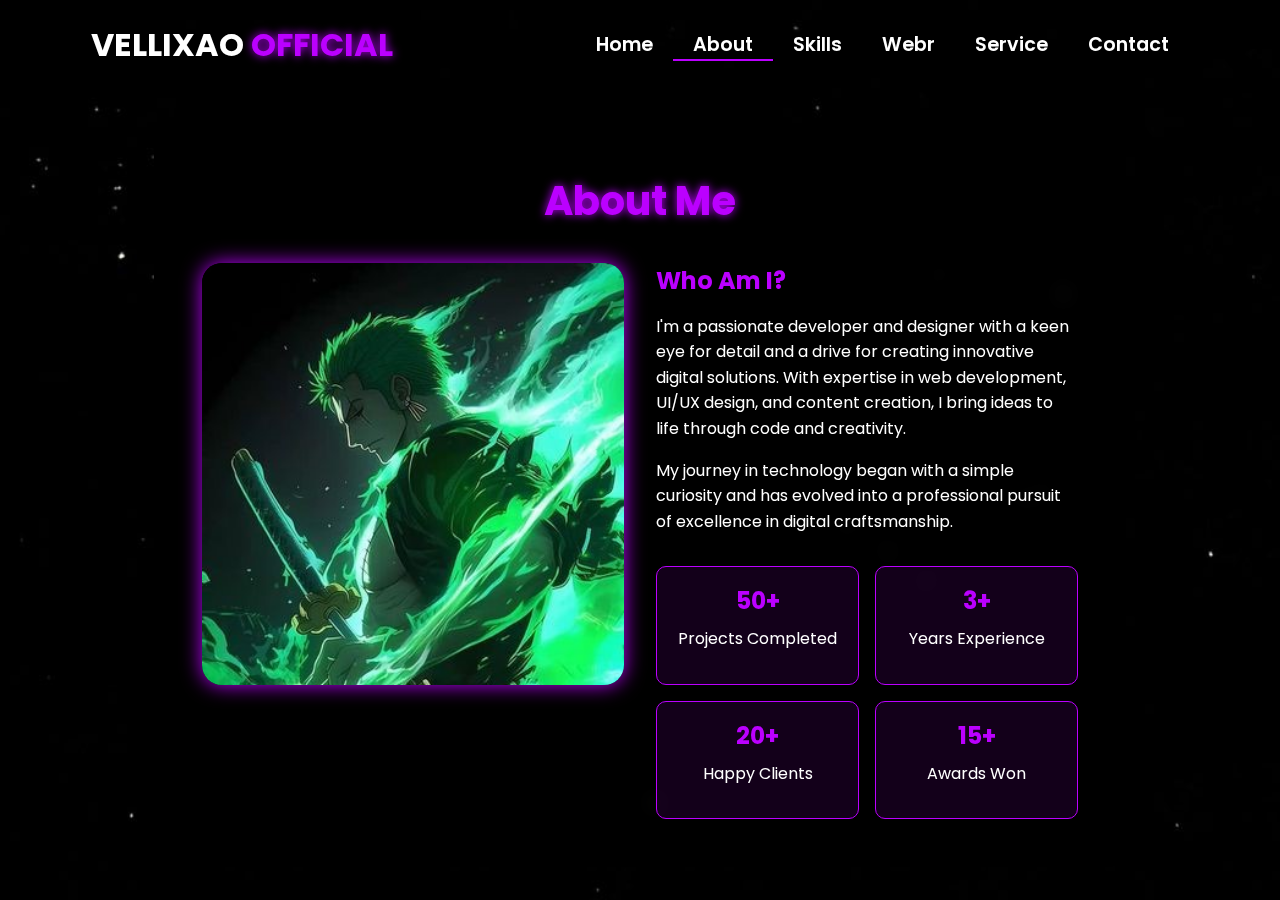
<file: about.html>
<!-- Subscribe VELLIXAO Madiyin di YouTube -->

<!DOCTYPE html>
<html lang="en">

<head>
    <meta charset="UTF-8">
    <meta name="viewport" content="width=device-width, initial-scale=1.0">

    <!-- Link ke Font Awesome untuk ikon -->
    <link rel="stylesheet" href="https://cdnjs.cloudflare.com/ajax/libs/font-awesome/6.5.1/css/all.min.css">

    <!-- Link ke library animasi AOS -->
    <link rel="stylesheet" href="https://unpkg.com/aos@next/dist/aos.css" />

    <!-- CSS internal untuk styling halaman -->
    <style>
        /* 
          Import Google Font Poppins
          Font weight yang diimport: 100, 200, 300, 400, 500, 600 
        */
        @import url("https://fonts.googleapis.com/css2?family=Poppins:wght@100;200;300;400;500;600&display=swap");

        /* Reset CSS dan pengaturan default */
        * {
            padding: 0;
            margin: 0;
            font-family: "Poppins", sans-serif;
            box-sizing: border-box;
        }

        /* 
          Styling untuk body
          - Menggunakan background image
          - Cover seluruh viewport
          - Mencegah horizontal scroll
        */
        body {
            width: 100%;
            min-height: 100vh;
            background-image: url("./img/background.jpg");
            background-size: cover;
            overflow-x: hidden;
            position: relative;
        }

        /* 
          Navbar styling
          - Fixed height 10vh
          - Posisi relative untuk positioning yang tepat
          - z-index tinggi agar selalu di atas konten lain
        */
        nav {
            width: 100%;
            height: 10vh;
            position: sticky;
            position: relative;
            /* Ubah dari sticky ke relative */
            z-index: 1000;
            /* Tambahkan z-index tinggi untuk nav */
        }

        /* Container untuk konten navbar */
        .nav-container {
            width: 100%;
            height: 100%;
            display: flex;
            justify-content: space-around;
            align-items: center;
        }

        /* 
          Logo styling
          - Warna putih dengan ukuran 2rem
          - Text shadow untuk efek glow pada span 
        */
        .logo {
            color: white;
            font-size: 2rem;
            font-weight: bold;
        }

        .logo span {
            color: rgb(187, 0, 255);
            text-shadow: 0 0 10px rgb(187, 0, 255);
        }

        /* 
          Hamburger dan Cancel button styling
          - Hanya muncul di mobile view
          - Posisi absolute di kanan atas
        */
        .hamburg,
        .cancel {
            cursor: pointer;
            position: absolute;
            right: 15px;
            top: 10px;
            color: white;
            display: none;
            font-size: clamp(2.5rem, 0.5rem + 5vw, 3rem);
        }

        /* 
          Navigation links container
          - Flex layout untuk alignment horizontal
        */
        .nav-container .links {
            display: flex;
        }

        /* 
          Individual navigation links
          - Spacing dan styling untuk tiap link
          - Hover effect dengan border bottom
        */
        .nav-container .links a {
            font-size: 1.2rem;
            color: white;
            margin: 0 20px;
            text-decoration: none;
            font-weight: 550;
            transition: 0.3s linear;
        }

        .nav-container .links a:hover {
            color: rgb(187, 0, 255);
            border-bottom: 2px solid rgb(187, 0, 255);
        }

        /* Styling untuk link aktif */
        .nav-container .links .active {
            color: rgb(187, 0, 255);
            border-bottom: 2px solid rgb(187, 0, 255);
        }

        /* 
          Dropdown menu untuk mobile view
          - Fixed positioning dengan transform untuk animasi
          - Backdrop filter untuk efek blur
        */
        .dropdown {
            z-index: 1000;
            position: fixed;
            top: 0;
            left: 0;
            right: 0;
            transform: translateY(-500px);
            width: 100%;
            height: auto;
            backdrop-filter: blur(4px) brightness(40%);
            box-shadow: 0 0 20px black;
            transition: 0.2s linear;
        }

        .dropdown .links a {
            display: flex;
            color: white;
            text-decoration: none;
            padding: 15px 0;
            justify-content: center;
            align-items: center;
            transition: 0.2s linear;
        }

        .dropdown .links a:hover {
            background-color: rgb(187, 0, 255);
        }

        /* About Section Styles */
        .about-container {
            width: 100%;
            min-height: 90vh;
            display: flex;
            justify-content: center;
            align-items: center;
            padding: 2rem;
            position: relative;
            z-index: 1;
        }

        .about-content {
            width: 80%;
            max-width: 1200px;
            background: rgba(0, 0, 0, 0.7);
            backdrop-filter: blur(10px);
            border-radius: 20px;
            padding: 3rem;
            color: white;
            /* box-shadow: 0 0 30px rgba(187, 0, 255, 0.3); */
        }

        .about-header {
            text-align: center;
            margin-bottom: 2rem;
        }

        .about-header h1 {
            font-size: 2.5rem;
            color: rgb(187, 0, 255);
            text-shadow: 0 0 10px rgb(187, 0, 255);
            margin-bottom: 1rem;
        }

        .about-grid {
            display: grid;
            grid-template-columns: 1fr 1fr;
            gap: 2rem;
        }

        .about-image {
            width: 100%;
            aspect-ratio: 1;
            border-radius: 20px;
            overflow: hidden;
            box-shadow: 0 0 20px rgb(187, 0, 255);
        }

        .about-image img {
            width: 100%;
            height: 100%;
            object-fit: cover;
        }

        .about-text h2 {
            color: rgb(187, 0, 255);
            margin-bottom: 1rem;
        }

        .about-text p {
            line-height: 1.6;
            margin-bottom: 1rem;
        }

        .stats {
            display: grid;
            grid-template-columns: repeat(2, 1fr);
            gap: 1rem;
            margin-top: 2rem;
        }

        .stat-item {
            background: rgba(187, 0, 255, 0.1);
            padding: 1rem;
            border-radius: 10px;
            text-align: center;
            border: 1px solid rgb(187, 0, 255);
            cursor: pointer;
        }

        .stat-item h3 {
            color: rgb(187, 0, 255);
            font-size: 1.5rem;
            margin-bottom: 0.5rem;
        }

        .content-grid {
            display: grid;
            grid-template-columns: repeat(auto-fit, minmax(280px, 1fr));
            gap: 2rem;
            padding: 2rem 0;
        }

        .content-card {
            background: rgba(187, 0, 255, 0.1);
            border-radius: 15px;
            overflow: hidden;
            transition: all 0.3s ease;
            cursor: pointer;
        }

        .content-card:hover {
            transform: translateY(-5px);
            box-shadow: 0 5px 15px rgba(187, 0, 255, 0.3);
        }

        .card-image {
            width: 100%;
            height: 200px;
            overflow: hidden;
        }

        .card-image img {
            width: 100%;
            height: 100%;
            object-fit: cover;
        }

        .card-info {
            padding: 1.5rem;
        }

        .card-info h3 {
            color: rgb(187, 0, 255);
            margin-bottom: 0.5rem;
        }

        .card-info p {
            font-size: 0.9rem;
            margin-bottom: 1rem;
        }

        .card-info .technologies {
            display: flex;
            flex-wrap: wrap;
            gap: 0.5rem;
            margin-top: 1rem;
        }

        .technology-tag {
            background: rgba(187, 0, 255, 0.2);
            padding: 0.3rem 0.8rem;
            border-radius: 15px;
            font-size: 0.8rem;
            color: rgb(187, 0, 255);
        }

        .back-button {
            display: inline-block;
            padding: 0.8rem 1.5rem;
            background: rgb(187, 0, 255);
            color: white;
            border-radius: 5px;
            text-decoration: none;
            margin-bottom: 2rem;
            transition: all 0.3s ease;
        }

        .back-button:hover {
            background: rgb(45, 165, 2);
            transform: translateY(-2px);
        }

        .award-icon {
            font-size: 2rem;
            color: rgb(187, 0, 255);
            margin-bottom: 1rem;
        }

        .client-testimonial {
            font-style: italic;
            margin-top: 1rem;
            padding: 1rem;
            background: rgba(187, 0, 255, 0.05);
            border-radius: 10px;
        }



        @media (max-width: 884px) {
            .about-grid {
                grid-template-columns: 1fr;
            }

            nav .logo {
                position: absolute;
                top: 16px;
                left: 15px;
                font-size: 1.5rem;
            }

            .nav-container .links {
                display: none;
            }

            .hamburg,
            .cancel {
                display: block;
            }
        }

        @media (max-width: 440px) {
            .about-container {
                padding: 1rem;
            }

            .about-content {
                width: 95%;
                /* Memperbesar width untuk layar kecil */
                padding: 1.5rem;
            }

            .about-header h1 {
                font-size: 1.8rem;
                /* Mengurangi ukuran judul */
            }

            .about-text h2 {
                font-size: 1.4rem;
                /* Mengurangi ukuran sub-judul */
            }

            .about-text p {
                font-size: 0.9rem;
                /* Mengurangi ukuran teks */
                line-height: 1.4;
            }

            .about-image {
                width: 100%;
                max-height: 250px;
                /* Membatasi tinggi gambar */
            }

            .stats {
                grid-template-columns: repeat(2, 1fr);
                /* Tetap 2 kolom tapi lebih kecil */
                gap: 0.8rem;
            }

            .stat-item {
                padding: 0.8rem;
            }

            .stat-item h3 {
                font-size: 1.2rem;
                /* Mengurangi ukuran angka statistik */
            }

            .stat-item p {
                font-size: 0.8rem;
                /* Mengurangi ukuran teks statistik */
            }

            /* Menyesuaikan padding untuk link statistik */
            .stat-item a {
                padding: 0.5rem;
                display: block;
            }
        }
    </style>
    <title>About - Portfolio Website</title>
</head>

<body>

    <!-- Navigasi -->
    <nav>
        <div class="nav-container">
            <div class="logo" data-aos="zoom-in" data-aos-duration="1500">
                VELLIXAO <span>OFFICIAL</span>
            </div>
            <div class="links">
                <div class="link" data-aos="fade-up" data-aos-duration="1500" data-aos-delay="100"><a
                        href="index.html">Home</a></div>
                <div class="link active" data-aos="fade-up" data-aos-duration="1500" data-aos-delay="200"><a
                        href="about.html">About</a></div>
                <div class="link" data-aos="fade-up" data-aos-duration="1500" data-aos-delay="300"><a
                        href="skill.html">Skills</a></div>
                <div class="link" data-aos="fade-up" data-aos-duration="1500" data-aos-delay="400"><a
                href="web.html">Webr</a></div>
                <div class="link" data-aos="fade-up" data-aos-duration="1500" data-aos-delay="400"><a
                        href="service.html">Service</a></div>
                <div class="link" data-aos="fade-up" data-aos-duration="1500" data-aos-delay="500"><a
                        href="contact.html">Contact</a></div>
            </div>
        </div>
        <i class="fa-solid fa-bars hamburg" onclick="hamburg()"></i>
        <div class="dropdown">
            <div class="links">
                <a href="index.html">Home</a>
                <a href="about.html">About</a>
                <a href="skill.html">Skills</a>
                <a href="web.html">Web</a>
                <a href="service.html">Service</a>
                <a href="contact.html">Contact</a>
                <i class="fa-solid fa-xmark cancel" onclick="cancel()"></i>
            </div>
        </div>
    </nav>

    <!-- Konten utama halaman About -->
    <div class="about-container">
        <div class="about-content" id="aboutContent">
            <!-- Bagian header -->
            <div class="about-header" data-aos="fade-down" data-aos-duration="1500">
                <h1>About Me</h1>
            </div>

            <!-- Grid untuk gambar dan teks deskripsi -->
            <div class="about-grid">
                <div class="about-image" data-aos="fade-right" data-aos-duration="1500">
                    <img src="img/vellix.jpg" alt="About Image">
                </div>
                <div class="about-text" data-aos="fade-left" data-aos-duration="1500">
                    <h2>Who Am I?</h2>
                    <p>I'm a passionate developer and designer with a keen eye for detail and a drive for creating
                        innovative digital solutions. With expertise in web development, UI/UX design, and content
                        creation, I bring ideas to life through code and creativity.</p>
                    <p>My journey in technology began with a simple curiosity and has evolved into a professional
                        pursuit of excellence in digital craftsmanship.</p>

                    <div class="stats">
                        <div class="stat-item" data-aos="zoom-in" data-aos-duration="1500" data-aos-delay="200"
                            onclick="showProjects()">
                            <h3>50+</h3>
                            <p>Projects Completed</p>
                        </div>
                        <div class="stat-item" data-aos="zoom-in" data-aos-duration="1500" data-aos-delay="400"
                            onclick="showExperience()">
                            <h3>3+</h3>
                            <p>Years Experience</p>
                        </div>
                        <div class="stat-item" data-aos="zoom-in" data-aos-duration="1500" data-aos-delay="600"
                            onclick="showClients()">
                            <h3>20+</h3>
                            <p>Happy Clients</p>
                        </div>
                        <div class="stat-item" data-aos="zoom-in" data-aos-duration="1500" data-aos-delay="800"
                            onclick="showAwards()">
                            <h3>15+</h3>
                            <p>Awards Won</p>
                        </div>
                    </div>
                </div>
            </div>
        </div>

        <!-- Link ke library animasi AOS -->
        <script src="https://unpkg.com/aos@next/dist/aos.js"></script>

        <!-- JavaScript untuk interaksi dan animasi halaman -->
        <script>

            // Inisialisasi library AOS
            AOS.init({ offset: 0 });

            // Fungsi untuk menampilkan menu hamburger
            function hamburg() {
                const navbar = document.querySelector(".dropdown")
                navbar.style.transform = "translateY(0px)"
            }

            // Fungsi untuk menyembunyikan menu hamburger
            function cancel() {
                const navbar = document.querySelector(".dropdown")
                navbar.style.transform = "translateY(-500px)"
            }

            // Fungsi untuk menampilkan daftar Project
            function showProjects() {
                const aboutContent = document.getElementById('aboutContent');
                aboutContent.innerHTML = `
                <a href="about.html" class="back-button" onclick="restoreInitialContent()">
                    <i class="fas fa-arrow-left"></i> Back
                </a>
                <div class="about-header" data-aos="fade-down" data-aos-duration="1500">
                    <h1>My Projects</h1>
                </div>
                <div class="content-grid">
                    ${generateProjectCards()}
                </div>
            `;
                AOS.refresh();
            }

            // Fungsi untuk menampilkan daftar Experience
            function showExperience() {
                const aboutContent = document.getElementById('aboutContent');
                aboutContent.innerHTML = `
                <a href="about.html" class="back-button" onclick="restoreInitialContent()">
                    <i class="fas fa-arrow-left"></i> Back
                </a>
                <div class="about-header" data-aos="fade-down" data-aos-duration="1500">
                    <h1>My Experience</h1>
                </div>
                <div class="content-grid">
                    ${generateExperienceCards()}
                </div>
            `;
                AOS.refresh();
            }

            // Fungsi untuk menampilkan daftar Clients
            function showClients() {
                const aboutContent = document.getElementById('aboutContent');
                aboutContent.innerHTML = `
                <a href="about.html" class="back-button" onclick="restoreInitialContent()">
                    <i class="fas fa-arrow-left"></i> Back
                </a>
                <div class="about-header" data-aos="fade-down" data-aos-duration="1500">
                    <h1>Client Success Stories</h1>
                </div>
                <div class="content-grid">
                    ${generateClientCards()}
                </div>
            `;
                AOS.refresh();
            }

            // Fungsi untuk menampilkan daftar Awards
            function showAwards() {
                const aboutContent = document.getElementById('aboutContent');
                aboutContent.innerHTML = `
                <a href="about.html" class="back-button" onclick="restoreInitialContent()">
                    <i class="fas fa-arrow-left"></i> Back
                </a>
                <div class="about-header" data-aos="fade-down" data-aos-duration="1500">
                    <h1>Awards & Recognition</h1>
                </div>
                <div class="content-grid">
                    ${generateAwardCards()}
                </div>
            `;
                AOS.refresh();
            }

            // Fungsi pembantu untuk menghasilkan kartu project
            function generateProjectCards() {
                const projects = [
                    {
                        title: "E-Commerce Platform",
                        image: "img/vellix.jpg",
                        description: "A full-stack e-commerce solution with payment integration",
                        technologies: ["React", "Node.js", "MongoDB"]
                    },
                    {
                        title: "Portfolio Website",
                        image: "img/vellix.jpg",
                        description: "Responsive portfolio website with modern animations",
                        technologies: ["HTML", "CSS", "JavaScript"]
                    },
                    {
                        title: "Task Management App",
                        image: "img/vellix.jpg",
                        description: "Mobile-first task management application",
                        technologies: ["Vue.js", "Firebase"]
                    }
                    // Add more projects as needed
                ];

                return projects.map(project => `
                <div class="content-card" data-aos="fade-up">
                    <div class="card-image">
                        <img src="${project.image}" alt="${project.title}">
                    </div>
                    <div class="card-info">
                        <h3>${project.title}</h3>
                        <p>${project.description}</p>
                        <div class="technologies">
                            ${project.technologies.map(tech => `
                                <span class="technology-tag">${tech}</span>
                            `).join('')}
                        </div>
                    </div>
                </div>
            `).join('');
            }

            // Fungsi pembantu untuk menghasilkan kartu experience
            function generateExperienceCards() {
                const experiences = [
                    {
                        title: "Senior Web Developer",
                        company: "Tech Solutions Inc.",
                        period: "2021 - Present",
                        description: "Leading frontend development team and implementing modern web solutions"
                    },
                    {
                        title: "Frontend Developer",
                        company: "Digital Agency",
                        period: "2019 - 2021",
                        description: "Developed responsive websites and web applications"
                    }
                    // Add more experiences as needed
                ];

                return experiences.map(exp => `
                <div class="content-card" data-aos="fade-up">
                    <div class="card-info">
                        <h3>${exp.title}</h3>
                        <h4>${exp.company}</h4>
                        <p class="period">${exp.period}</p>
                        <p>${exp.description}</p>
                    </div>
                </div>
            `).join('');
            }

            // Fungsi pembantu untuk menghasilkan kartu client
            function generateClientCards() {
                const clients = [
                    {
                        name: "Ell Udin",
                        company: "Innovation Corp",
                        image: "img/vellix.jpg",
                        testimonial: "Outstanding work on our company website redesign!"
                    },
                    {
                        name: "Ell Ucup",
                        company: "Tech Startup",
                        image: "img/vellix.jpg",
                        testimonial: "Delivered our app ahead of schedule with excellent quality"
                    }
                    // Add more clients as needed
                ];

                return clients.map(client => `
                <div class="content-card" data-aos="fade-up">
                    <div class="card-image">
                        <img src="${client.image}" alt="${client.name}">
                    </div>
                    <div class="card-info">
                        <h3>${client.name}</h3>
                        <h4>${client.company}</h4>
                        <p class="client-testimonial">"${client.testimonial}"</p>
                    </div>
                </div>
            `).join('');
            }

            // Fungsi pembantu untuk menghasilkan kartu award
            function generateAwardCards() {
                const awards = [
                    {
                        title: "Best Web Design",
                        organization: "Design Awards 2023",
                        description: "Recognition for exceptional web design and user experience"
                    },
                    {
                        title: "Innovation Award",
                        organization: "Tech Summit 2022",
                        description: "Awarded for innovative use of emerging technologies"
                    }
                    // Add more awards as needed
                ];

                return awards.map(award => `
                <div class="content-card" data-aos="fade-up">
                    <div class="card-info">
                        <div class="award-icon">
                            <i class="fas fa-trophy"></i>
                        </div>
                        <h3>${award.title}</h3>
                        <h4>${award.organization}</h4>
                        <p>${award.description}</p>
                    </div>
                </div>
            `).join('');
            }

            // Fungsi untuk mengembalikan konten awal
            function restoreInitialContent() {
                const aboutContent = document.getElementById('aboutContent');
                aboutContent.innerHTML = `
                <div class="about-header" data-aos="fade-down" data-aos-duration="1500">
                    <h1>About Me</h1>
                </div>
                <div class="about-grid">
                    <div class="about-image" data-aos="fade-right" data-aos-duration="1500">
                        <img src="img/vellix.jpg" alt="About Image">
                    </div>
                    <div class="about-text" data-aos="fade-left" data-aos-duration="1500">
                        <h2>Who Am I?</h2>
                        <p>I'm a passionate developer and designer with a keen eye for detail and a drive for creating
                            innovative digital solutions. With expertise in web development, UI/UX design, and content
                            creation, I bring ideas to life through code and creativity.</p>
                        <p>My journey in technology began with a simple curiosity and has evolved into a professional
                            pursuit of excellence in digital craftsmanship.</p>

                        <div class="stats">
                            <div class="stat-item" data-aos="zoom-in" data-aos-duration="1500" data-aos-delay="200" onclick="showProjects()">
                                <h3>50+</h3>
                                <p>Projects Completed</p>
                            </div>
                            <div class="stat-item" data-aos="zoom-in" data-aos-duration="1500" data-aos-delay="400" onclick="showExperience()">
                                <h3>3+</h3>
                                <p>Years Experience</p>
                            </div>
                            <div class="stat-item" data-aos="zoom-in" data-aos-duration="1500" data-aos-delay="600" onclick="showClients()">
                                <h3>20+</h3>
                                <p>Happy Clients</p>
                            </div>
                            <div class="stat-item" data-aos="zoom-in" data-aos-duration="1500" data-aos-delay="800" onclick="showAwards()">
                                <h3>15+</h3>
                                <p>Awards Won</p>
                            </div>
                        </div>
                    </div>
                </div>
            `;
                AOS.refresh();
            }

        </script>
</body>

</html>

<!-- Subscribe VELLIXAO Madiyin di YouTube -->
</file>
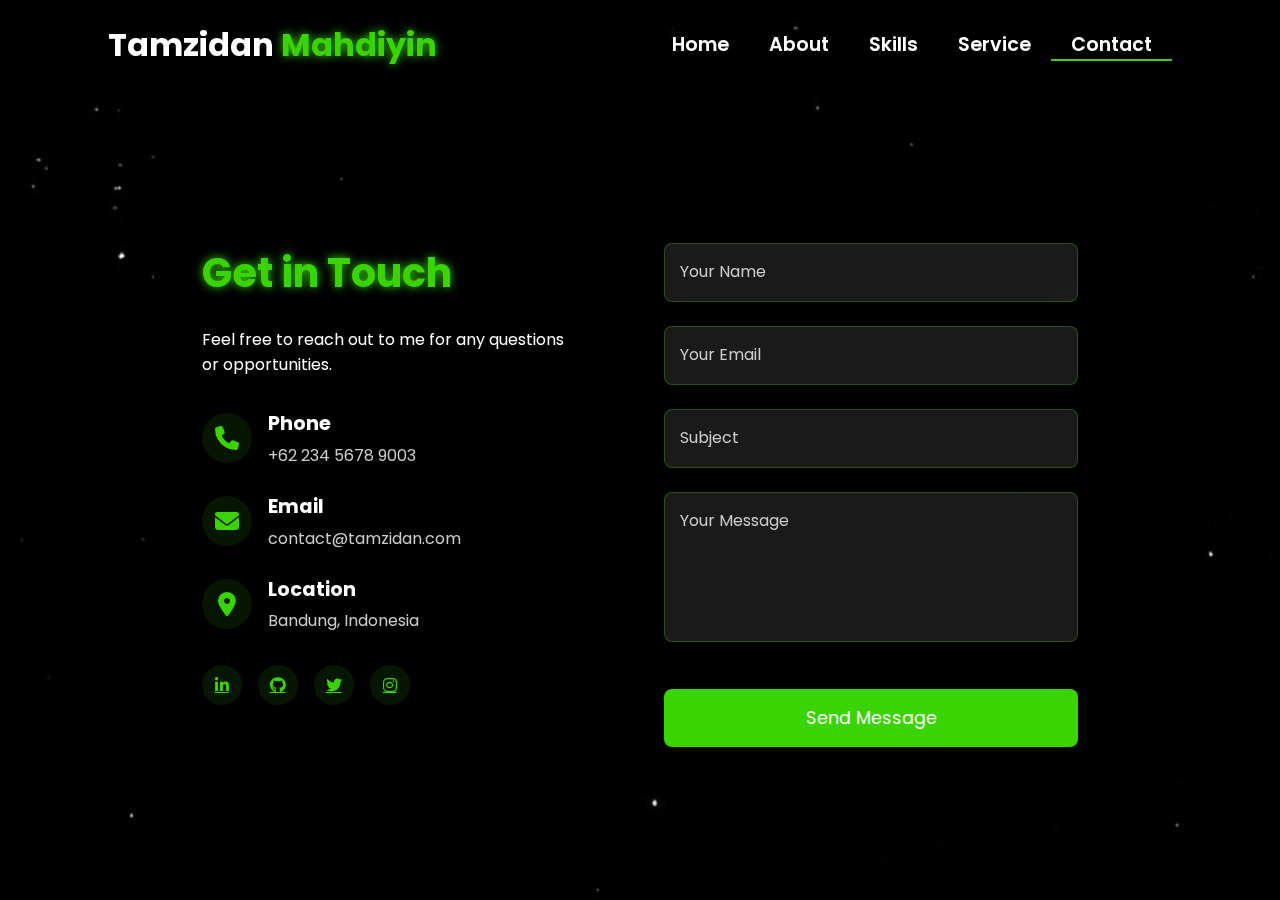
<file: contact.html>
<!-- Subscribe Tamzidan Madiyin di YouTube -->
<!DOCTYPE html>
<html lang="en">

<head>
    <meta charset="UTF-8">
    <meta name="viewport" content="width=device-width, initial-scale=1.0">
    <link rel="stylesheet" href="https://cdnjs.cloudflare.com/ajax/libs/font-awesome/6.5.1/css/all.min.css">
    <link rel="stylesheet" href="https://unpkg.com/aos@next/dist/aos.css" />
    <style>
        @import url("https://fonts.googleapis.com/css2?family=Poppins:wght@100;200;300;400;500;600&display=swap");

        * {
            padding: 0;
            margin: 0;
            font-family: "Poppins", sans-serif;
            box-sizing: border-box;
        }

        body {
            width: 100%;
            height: 100vh;
            background-image: url("./img/background.jpg");
            background-size: cover;
            overflow: auto;
            position: relative;
        }

        nav {
            width: 100%;
            height: 10vh;
            position: relative;
            z-index: 1000;
        }

        .nav-container {
            width: 100%;
            height: 100%;
            display: flex;
            justify-content: space-around;
            align-items: center;
        }

        .logo {
            color: white;
            font-size: 2rem;
            font-weight: bold;
        }

        .logo span {
            color: rgb(58, 211, 3);
            text-shadow: 0 0 10px rgb(58, 211, 3);
        }

        .hamburg,
        .cancel {
            cursor: pointer;
            position: absolute;
            right: 15px;
            top: 10px;
            color: white;
            display: none;
            font-size: clamp(2.5rem, 0.5rem + 5vw, 3rem);
        }

        .nav-container .links {
            display: flex;
        }

        .nav-container .links a {
            font-size: 1.2rem;
            color: white;
            margin: 0 20px;
            text-decoration: none;
            font-weight: 550;
            transition: 0.3s linear;
        }

        .nav-container .links a:hover {
            color: rgb(58, 211, 3);
            border-bottom: 2px solid rgb(58, 211, 3);
        }

        .nav-container .links .active {
            color: rgb(58, 211, 3);
            border-bottom: 2px solid rgb(58, 211, 3);
        }

        .dropdown {
            z-index: 1000;
            position: fixed;
            top: 0;
            left: 0;
            right: 0;
            transform: translateY(-500px);
            width: 100%;
            height: auto;
            backdrop-filter: blur(4px) brightness(40%);
            box-shadow: 0 0 20px black;
            transition: 0.2s linear;
        }

        .dropdown .links a {
            display: flex;
            color: white;
            text-decoration: none;
            padding: 15px 0;
            justify-content: center;
            align-items: center;
            transition: 0.2s linear;
        }

        .dropdown .links a:hover {
            background-color: rgb(58, 211, 3);
        }

        /* Contact Section Styles */
        .contact-container {
            width: 100%;
            min-height: 90vh;
            display: flex;
            justify-content: center;
            align-items: center;
            padding: 2rem;
        }

        .contact-content {
            width: 80%;
            max-width: 1200px;
            background: rgba(0, 0, 0, 0.7);
            backdrop-filter: blur(10px);
            border-radius: 20px;
            padding: 3rem;
            color: white;
            display: grid;
            grid-template-columns: 1fr 1fr;
            gap: 3rem;
        }

        .contact-info {
            padding-right: 2rem;
        }

        .contact-header h1 {
            font-size: 2.5rem;
            color: rgb(58, 211, 3);
            text-shadow: 0 0 10px rgb(58, 211, 3);
            margin-bottom: 1.5rem;
        }

        .contact-details {
            margin-top: 2rem;
        }

        .contact-item {
            display: flex;
            align-items: center;
            margin-bottom: 1.5rem;
        }

        .contact-icon {
            width: 50px;
            height: 50px;
            background: rgba(58, 211, 3, 0.1);
            border-radius: 50%;
            display: flex;
            justify-content: center;
            align-items: center;
            margin-right: 1rem;
        }

        .contact-icon i {
            font-size: 1.5rem;
            color: rgb(58, 211, 3);
        }

        .contact-text h3 {
            font-size: 1.2rem;
            margin-bottom: 0.3rem;
        }

        .contact-text p {
            color: #cccccc;
        }

        .contact-form form {
            display: flex;
            flex-direction: column;
            gap: 1.5rem;
        }

        .form-group {
            position: relative;
        }

        .form-group input,
        .form-group textarea {
            width: 100%;
            padding: 1rem;
            background: rgba(255, 255, 255, 0.1);
            border: 1px solid rgba(58, 211, 3, 0.3);
            border-radius: 8px;
            color: white;
            font-size: 1rem;
            transition: all 0.3s ease;
        }

        .form-group textarea {
            height: 150px;
            resize: none;
        }

        .form-group input:focus,
        .form-group textarea:focus {
            outline: none;
            border-color: rgb(58, 211, 3);
            box-shadow: 0 0 10px rgba(58, 211, 3, 0.3);
        }

        .form-group label {
            position: absolute;
            left: 1rem;
            top: 1rem;
            color: #cccccc;
            transition: all 0.3s ease;
            pointer-events: none;
        }

        .form-group input:focus~label,
        .form-group input:valid~label,
        .form-group textarea:focus~label,
        .form-group textarea:valid~label {
            top: -0.5rem;
            left: 0.8rem;
            font-size: 0.8rem;
            padding: 0 0.5rem;
            background: rgba(0, 0, 0, 0.7);
            color: rgb(58, 211, 3);
        }

        .submit-btn {
            padding: 1rem 2rem;
            background: rgb(58, 211, 3);
            border: none;
            border-radius: 8px;
            color: white;
            font-size: 1.1rem;
            cursor: pointer;
            transition: all 0.3s ease;
            margin-top: 1rem;
        }

        .submit-btn:hover {
            background: transparent;
            box-shadow: 0 0 20px rgba(58, 211, 3, 0.5);
            border: 2px solid rgb(58, 211, 3);
        }

        .social-links {
            margin-top: 2rem;
            display: flex;
            gap: 1rem;
        }

        .social-links a {
            width: 40px;
            height: 40px;
            background: rgba(58, 211, 3, 0.1);
            border-radius: 50%;
            display: flex;
            justify-content: center;
            align-items: center;
            color: rgb(58, 211, 3);
            transition: all 0.3s ease;
        }

        .social-links a:hover {
            background: rgb(58, 211, 3);
            color: white;
            transform: translateY(-5px);
            box-shadow: 0 0 15px rgba(58, 211, 3, 0.5);
        }

        @media (max-height: 800px) {
            body {
                height: auto;
                min-height: 100vh;
            }

            .contact-container {
                height: auto;
                min-height: 90vh;
            }
        }

        @media (max-width: 884px) {
            nav .logo {
                position: absolute;
                top: 16px;
                left: 15px;
                font-size: 1.5rem;
            }

            .nav-container .links {
                display: none;
            }

            .hamburg,
            .cancel {
                display: block;
            }

            .contact-content {
                grid-template-columns: 1fr;
                gap: 2rem;
            }

            .contact-info {
                padding-right: 0;
            }
        }

        @media (max-width: 640px) {
            .contact-container {
                padding: 1rem;
            }

            .contact-content {
                width: 95%;
                padding: 1.5rem;
            }

            .contact-header h1 {
                font-size: 2rem;
            }

            .contact-item {
                flex-direction: column;
                text-align: center;
            }

            .contact-icon {
                margin-right: 0;
                margin-bottom: 1rem;
            }
        }
    </style>
    <title>Contact - Portfolio Website</title>
</head>

<body>
    <nav>
        <div class="nav-container">
            <div class="logo" data-aos="zoom-in" data-aos-duration="1500">
                Tamzidan <span>Mahdiyin</span>
            </div>
            <div class="links">
                <div class="link" data-aos="fade-up" data-aos-duration="1500" data-aos-delay="100"><a
                        href="index.html">Home</a></div>
                <div class="link" data-aos="fade-up" data-aos-duration="1500" data-aos-delay="200"><a
                        href="about.html">About</a></div>
                <div class="link" data-aos="fade-up" data-aos-duration="1500" data-aos-delay="300"><a
                        href="skill.html">Skills</a></div>
                <div class="link" data-aos="fade-up" data-aos-duration="1500" data-aos-delay="400"><a
                        href="service.html">Service</a></div>
                <div class="link active" data-aos="fade-up" data-aos-duration="1500" data-aos-delay="500"><a
                        href="contact.html">Contact</a></div>
            </div>
        </div>
        <i class="fa-solid fa-bars hamburg" onclick="hamburg()"></i>
        <div class="dropdown">
            <div class="links">
                <a href="index.html">Home</a>
                <a href="about.html">About</a>
                <a href="skill.html">Skills</a>
                <a href="service.html">Service</a>
                <a href="contact.html">Contact</a>
                <i class="fa-solid fa-xmark cancel" onclick="cancel()"></i>
            </div>
        </div>
    </nav>

    <div class="contact-container">
        <div class="contact-content">
            <div class="contact-info">
                <div class="contact-header" data-aos="fade-right" data-aos-duration="1500">
                    <h1>Get in Touch</h1>
                    <p>Feel free to reach out to me for any questions or opportunities.</p>
                </div>

                <div class="contact-details">
                    <div class="contact-item" data-aos="fade-right" data-aos-duration="1500" data-aos-delay="200">
                        <div class="contact-icon">
                            <i class="fas fa-phone"></i>
                        </div>
                        <div class="contact-text">
                            <h3>Phone</h3>
                            <p>+62 234 5678 9003</p>
                        </div>
                    </div>

                    <div class="contact-item" data-aos="fade-right" data-aos-duration="1500" data-aos-delay="400">
                        <div class="contact-icon">
                            <i class="fas fa-envelope"></i>
                        </div>
                        <div class="contact-text">
                            <h3>Email</h3>
                            <p>contact@tamzidan.com</p>
                        </div>
                    </div>

                    <div class="contact-item" data-aos="fade-right" data-aos-duration="1500" data-aos-delay="600">
                        <div class="contact-icon">
                            <i class="fas fa-location-dot"></i>
                        </div>
                        <div class="contact-text">
                            <h3>Location</h3>
                            <p>Bandung, Indonesia</p>
                        </div>
                    </div>
                </div>

                <div class="social-links" data-aos="fade-up" data-aos-duration="1500" data-aos-delay="800">
                    <a href="#"><i class="fab fa-linkedin-in"></i></a>
                    <a href="#"><i class="fab fa-github"></i></a>
                    <a href="#"><i class="fab fa-twitter"></i></a>
                    <a href="#"><i class="fab fa-instagram"></i></a>
                </div>
            </div>

            <div class="contact-form" data-aos="fade-left" data-aos-duration="1500" data-aos-delay="200">
                <form action="https://formspree.io/f/mwppavbk" method="POST">
                    <div class="form-group">
                        <input type="text" id="name" name="name" required>
                        <label for="name">Your Name</label>
                    </div>

                    <div class="form-group">
                        <input type="email" id="email" name="email" required>
                        <label for="email">Your Email</label>
                    </div>

                    <div class="form-group">
                        <input type="text" id="subject" name="subject" required>
                        <label for="subject">Subject</label>
                    </div>

                    <div class="form-group">
                        <textarea id="message" name="message" required></textarea>
                        <label for="message">Your Message</label>
                    </div>

                    <button type="submit" class="submit-btn">Send Message</button>
                </form>
            </div>
        </div>
    </div>

    <script src="https://unpkg.com/aos@next/dist/aos.js"></script>
    <script>
        AOS.init({ offset: 0, });
    </script>
    <script src="./js/script.js"></script>
</body>

</html>
<!-- Subscrbe YouTube Tamzidan Mahdiyin  -->
</file>
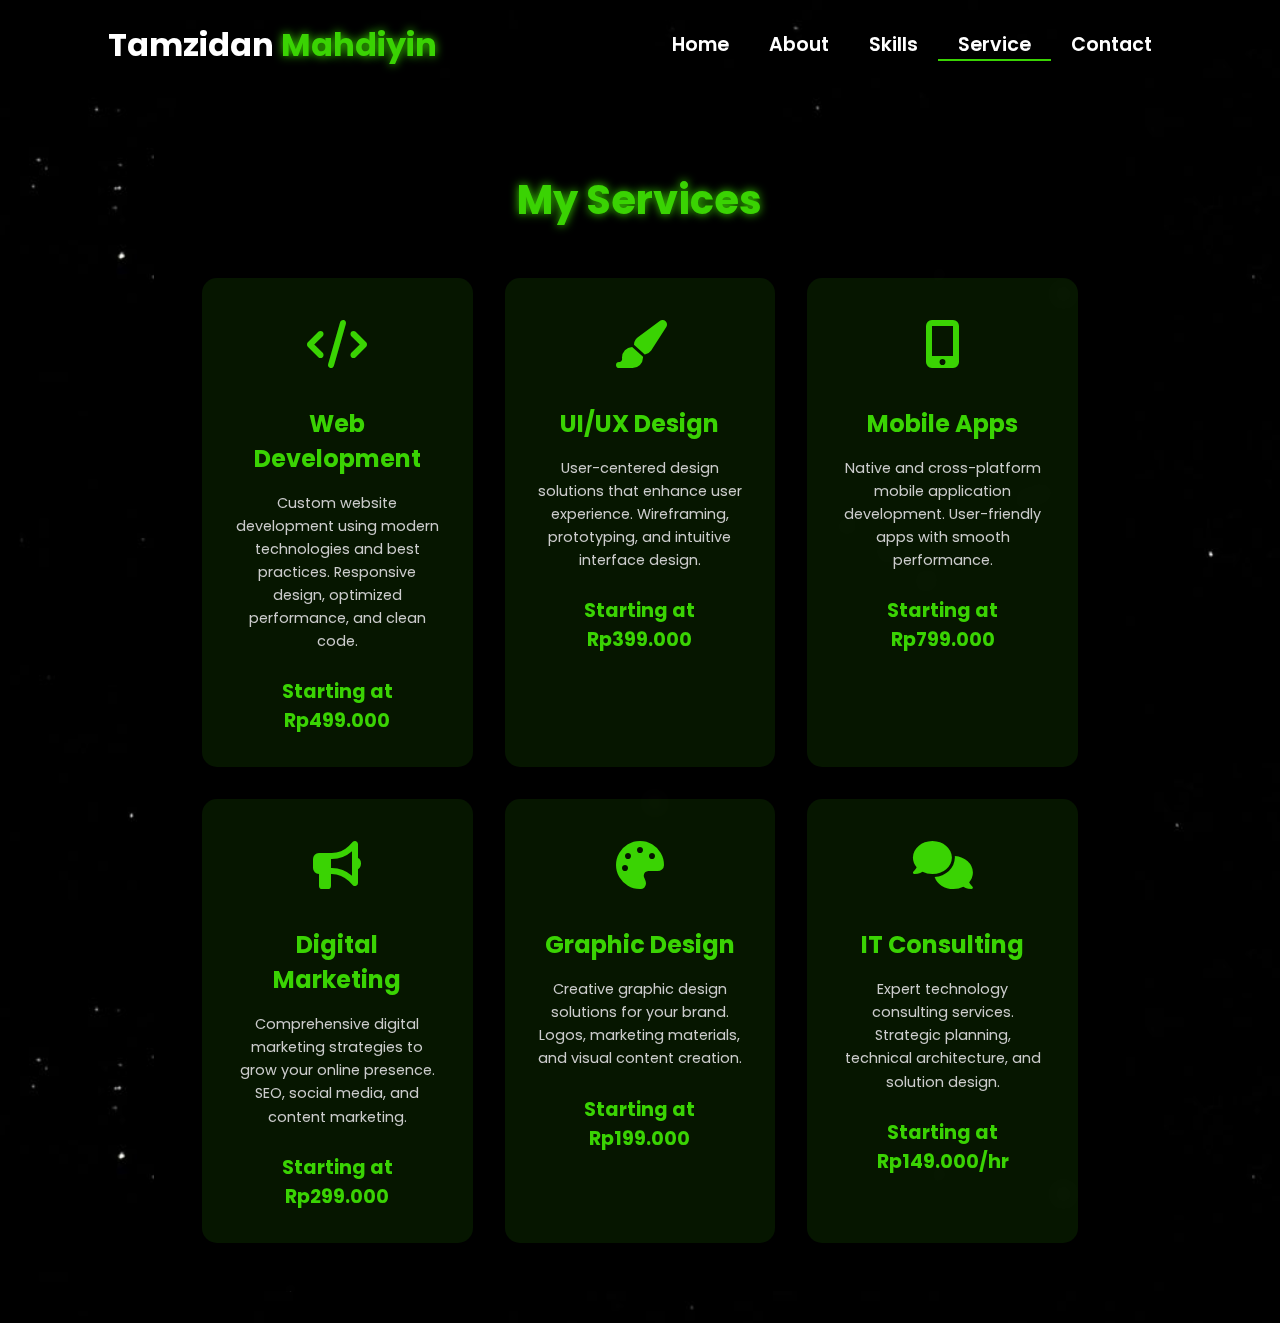
<file: service.html>
<!-- Subscribe Tamzidan Madiyin di YouTube -->

<!DOCTYPE html>
<html lang="en">
<head>
    <meta charset="UTF-8">
    <meta name="viewport" content="width=device-width, initial-scale=1.0">
    <link rel="stylesheet" href="https://cdnjs.cloudflare.com/ajax/libs/font-awesome/6.5.1/css/all.min.css">
    <link rel="stylesheet" href="https://unpkg.com/aos@next/dist/aos.css" />
    <style>
        @import url("https://fonts.googleapis.com/css2?family=Poppins:wght@100;200;300;400;500;600&display=swap");

        * {
            padding: 0;
            margin: 0;
            font-family: "Poppins", sans-serif;
            box-sizing: border-box;
        }

        body {
            width: 100%;
            height: 100vh;
            background-image: url("./img/background.jpg");
            background-size: cover;
            overflow: auto;
            position: relative;
        }

        nav {
            width: 100%;
            height: 10vh;
            position: relative;
            z-index: 1000;
        }

        .nav-container {
            width: 100%;
            height: 100%;
            display: flex;
            justify-content: space-around;
            align-items: center;
        }

        .logo {
            color: white;
            font-size: 2rem;
            font-weight: bold;
        }

        .logo span {
            color: rgb(58, 211, 3);
            text-shadow: 0 0 10px rgb(58, 211, 3);
        }

        .hamburg, .cancel {
            cursor: pointer;
            position: absolute;
            right: 15px;
            top: 10px;
            color: white;
            display: none;
            font-size: clamp(2.5rem, 0.5rem + 5vw, 3rem);
        }

        .nav-container .links {
            display: flex;
        }

        .nav-container .links a {
            font-size: 1.2rem;
            color: white;
            margin: 0 20px;
            text-decoration: none;
            font-weight: 550;
            transition: 0.3s linear;
        }

        .nav-container .links a:hover {
            color: rgb(58, 211, 3);
            border-bottom: 2px solid rgb(58, 211, 3);
        }

        .nav-container .links .active {
            color: rgb(58, 211, 3);
            border-bottom: 2px solid rgb(58, 211, 3);
        }

        .dropdown {
            z-index: 1000;
            position: fixed;
            top: 0;
            left: 0;
            right: 0;
            transform: translateY(-500px);
            width: 100%;
            height: auto;
            backdrop-filter: blur(4px) brightness(40%);
            box-shadow: 0 0 20px black;
            transition: 0.2s linear;
        }

        .dropdown .links a {
            display: flex;
            color: white;
            text-decoration: none;
            padding: 15px 0;
            justify-content: center;
            align-items: center;
            transition: 0.2s linear;
        }

        .dropdown .links a:hover {
            background-color: rgb(58, 211, 3);
        }

        /* Service Section Styles */
        .services-container {
            width: 100%;
            min-height: 90vh;
            display: flex;
            justify-content: center;
            align-items: center;
            padding: 2rem;
        }

        .services-content {
            width: 80%;
            max-width: 1200px;
            background: rgba(0, 0, 0, 0.7);
            backdrop-filter: blur(10px);
            border-radius: 20px;
            padding: 3rem;
            color: white;
        }

        .services-header {
            text-align: center;
            margin-bottom: 3rem;
        }

        .services-header h1 {
            font-size: 2.5rem;
            color: rgb(58, 211, 3);
            text-shadow: 0 0 10px rgb(58, 211, 3);
            margin-bottom: 1rem;
        }

        .services-grid {
            display: grid;
            grid-template-columns: repeat(3, 1fr);
            gap: 2rem;
        }

        .service-card {
            background: rgba(58, 211, 3, 0.1);
            border-radius: 15px;
            padding: 2rem;
            text-align: center;
            transition: all 0.3s ease;
            cursor: pointer;
        }

        .service-card:hover {
            transform: translateY(-10px);
            box-shadow: 0 0 20px rgba(58, 211, 3, 0.5);
        }

        .service-icon {
            font-size: 3rem;
            color: rgb(58, 211, 3);
            margin-bottom: 1.5rem;
        }

        .service-title {
            font-size: 1.5rem;
            color: rgb(58, 211, 3);
            margin-bottom: 1rem;
        }

        .service-description {
            font-size: 0.9rem;
            line-height: 1.6;
            color: #cccccc;
        }

        .service-price {
            margin-top: 1.5rem;
            font-size: 1.2rem;
            color: rgb(58, 211, 3);
            font-weight: bold;
        }

        @media (max-height: 800px) {
            body {
                height: auto;
                min-height: 100vh;
            }
            
            .services-container {
                height: auto;
                min-height: 90vh;
            }
        }

        @media (max-width: 884px) {
            .services-grid {
                grid-template-columns: repeat(2, 1fr);
            }
            
            nav .logo {
                position: absolute;
                top: 16px;
                left: 15px;
                font-size: 1.5rem;
            }

            .nav-container .links {
                display: none;
            }

            .hamburg, .cancel {
                display: block;
            }
        }

        @media (max-width: 640px) {
            .services-container {
                padding: 1rem;
            }

            .services-content {
                width: 95%;
                padding: 1.5rem;
            }

            .services-grid {
                grid-template-columns: 1fr;
            }

            .services-header h1 {
                font-size: 2rem;
            }

            .service-card {
                padding: 1.5rem;
            }
        }
    </style>
    <title>Services - Portfolio Website</title>
</head>
<body>
    <nav>
        <div class="nav-container">
            <div class="logo" data-aos="zoom-in" data-aos-duration="1500">
                Tamzidan <span>Mahdiyin</span>
            </div>
            <div class="links">
                <div class="link" data-aos="fade-up" data-aos-duration="1500" data-aos-delay="100"><a href="index.html">Home</a></div>
                <div class="link" data-aos="fade-up" data-aos-duration="1500" data-aos-delay="200"><a href="about.html">About</a></div>
                <div class="link" data-aos="fade-up" data-aos-duration="1500" data-aos-delay="300"><a href="skill.html">Skills</a></div>
                <div class="link active" data-aos="fade-up" data-aos-duration="1500" data-aos-delay="400"><a href="service.html">Service</a></div>
                <div class="link" data-aos="fade-up" data-aos-duration="1500" data-aos-delay="500"><a href="contact.html">Contact</a></div>
            </div>
        </div>
        <i class="fa-solid fa-bars hamburg" onclick="hamburg()"></i>
        <div class="dropdown">
            <div class="links">
                <a href="index.html">Home</a>
                <a href="about.html">About</a>
                <a href="skill.html">Skills</a>
                <a href="service.html">Service</a>
                <a href="contact.html">Contact</a>
                <i class="fa-solid fa-xmark cancel" onclick="cancel()"></i>
            </div>
        </div>
    </nav>

    <div class="services-container">
        <div class="services-content">
            <div class="services-header" data-aos="fade-down" data-aos-duration="1500">
                <h1>My Services</h1>
            </div>
            <div class="services-grid">
                <!-- Web Development -->
                <div class="service-card" data-aos="fade-up" data-aos-duration="1500" data-aos-delay="100">
                    <div class="service-icon">
                        <i class="fas fa-code"></i>
                    </div>
                    <h3 class="service-title">Web Development</h3>
                    <p class="service-description">Custom website development using modern technologies and best practices. Responsive design, optimized performance, and clean code.</p>
                    <div class="service-price">Starting at Rp499.000</div>
                </div>

                <!-- UI/UX Design -->
                <div class="service-card" data-aos="fade-up" data-aos-duration="1500" data-aos-delay="300">
                    <div class="service-icon">
                        <i class="fas fa-paint-brush"></i>
                    </div>
                    <h3 class="service-title">UI/UX Design</h3>
                    <p class="service-description">User-centered design solutions that enhance user experience. Wireframing, prototyping, and intuitive interface design.</p>
                    <div class="service-price">Starting at Rp399.000</div>
                </div>

                <!-- Mobile App Development -->
                <div class="service-card" data-aos="fade-up" data-aos-duration="1500" data-aos-delay="500">
                    <div class="service-icon">
                        <i class="fas fa-mobile-alt"></i>
                    </div>
                    <h3 class="service-title">Mobile Apps</h3>
                    <p class="service-description">Native and cross-platform mobile application development. User-friendly apps with smooth performance.</p>
                    <div class="service-price">Starting at Rp799.000</div>
                </div>

                <!-- Digital Marketing -->
                <div class="service-card" data-aos="fade-up" data-aos-duration="1500" data-aos-delay="700">
                    <div class="service-icon">
                        <i class="fas fa-bullhorn"></i>
                    </div>
                    <h3 class="service-title">Digital Marketing</h3>
                    <p class="service-description">Comprehensive digital marketing strategies to grow your online presence. SEO, social media, and content marketing.</p>
                    <div class="service-price">Starting at Rp299.000</div>
                </div>

                <!-- Graphic Design -->
                <div class="service-card" data-aos="fade-up" data-aos-duration="1500" data-aos-delay="900">
                    <div class="service-icon">
                        <i class="fas fa-palette"></i>
                    </div>
                    <h3 class="service-title">Graphic Design</h3>
                    <p class="service-description">Creative graphic design solutions for your brand. Logos, marketing materials, and visual content creation.</p>
                    <div class="service-price">Starting at Rp199.000</div>
                </div>

                <!-- Consulting -->
                <div class="service-card" data-aos="fade-up" data-aos-duration="1500" data-aos-delay="1100">
                    <div class="service-icon">
                        <i class="fas fa-comments"></i>
                    </div>
                    <h3 class="service-title">IT Consulting</h3>
                    <p class="service-description">Expert technology consulting services. Strategic planning, technical architecture, and solution design.</p>
                    <div class="service-price">Starting at Rp149.000/hr</div>
                </div>
            </div>
        </div>
    </div>

    <script src="https://unpkg.com/aos@next/dist/aos.js"></script>
    <script>
        AOS.init({offset: 0});
        
        function hamburg() {
            const navbar = document.querySelector(".dropdown")
            navbar.style.transform = "translateY(0px)"
        }
        
        function cancel() {
            const navbar = document.querySelector(".dropdown")
            navbar.style.transform = "translateY(-500px)"
        }
    </script>
</body>
</html>

<!-- Subscribe Tamzidan Madiyin di YouTube -->
</file>
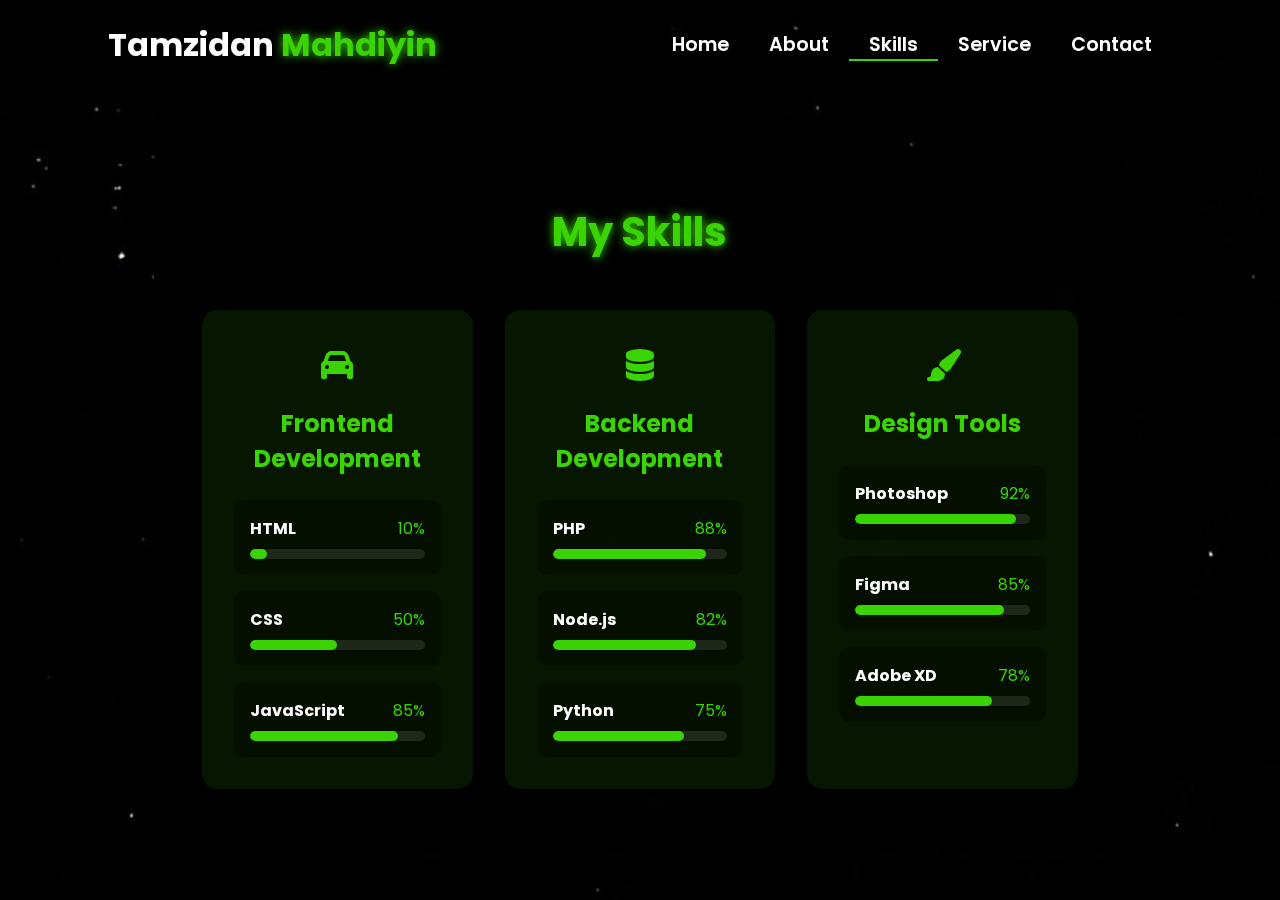
<file: skill.html>
<!-- Subscribe Tamzidan Madiyin di YouTube -->

<!DOCTYPE html>
<html lang="en">
<head>
    <meta charset="UTF-8">
    <meta name="viewport" content="width=device-width, initial-scale=1.0">
    <link rel="stylesheet" href="https://cdnjs.cloudflare.com/ajax/libs/font-awesome/6.5.1/css/all.min.css">
    <link rel="stylesheet" href="https://unpkg.com/aos@next/dist/aos.css" />
    <style>
        @import url("https://fonts.googleapis.com/css2?family=Poppins:wght@100;200;300;400;500;600&display=swap");

        * {
            padding: 0;
            margin: 0;
            font-family: "Poppins", sans-serif;
            box-sizing: border-box;
        }

        body {
            width: 100%;
            min-height: 100vh;
            background-image: url("./img/background.jpg");
            background-size: cover;
            overflow-x: hidden;
            position: relative;
        }

        nav {
            width: 100%;
            height: 10vh;
            position: relative;
            z-index: 1000;
        }

        .nav-container {
            width: 100%;
            height: 100%;
            display: flex;
            justify-content: space-around;
            align-items: center;
        }

        .logo {
            color: white;
            font-size: 2rem;
            font-weight: bold;
        }

        .logo span {
            color: rgb(58, 211, 3);
            text-shadow: 0 0 10px rgb(58, 211, 3);
        }

        .hamburg, .cancel {
            cursor: pointer;
            position: absolute;
            right: 15px;
            top: 10px;
            color: white;
            display: none;
            font-size: clamp(2.5rem, 0.5rem + 5vw, 3rem);
        }

        .nav-container .links {
            display: flex;
        }

        .nav-container .links a {
            font-size: 1.2rem;
            color: white;
            margin: 0 20px;
            text-decoration: none;
            font-weight: 550;
            transition: 0.3s linear;
        }

        .nav-container .links a:hover {
            color: rgb(58, 211, 3);
            border-bottom: 2px solid rgb(58, 211, 3);
        }

        .nav-container .links .active {
            color: rgb(58, 211, 3);
            border-bottom: 2px solid rgb(58, 211, 3);
        }

        .dropdown {
            z-index: 1000;
            position: fixed;
            top: 0;
            left: 0;
            right: 0;
            transform: translateY(-500px);
            width: 100%;
            height: auto;
            backdrop-filter: blur(4px) brightness(40%);
            box-shadow: 0 0 20px black;
            transition: 0.2s linear;
        }

        .dropdown .links a {
            display: flex;
            color: white;
            text-decoration: none;
            padding: 15px 0;
            justify-content: center;
            align-items: center;
            transition: 0.2s linear;
        }

        .dropdown .links a:hover {
            background-color: rgb(58, 211, 3);
        }

        /* Skills Section Styles */
        .skills-container {
            width: 100%;
            min-height: 90vh;
            display: flex;
            justify-content: center;
            align-items: center;
            padding: 2rem;
            position: relative;
            z-index: 1;
        }

        .skills-content {
            width: 80%;
            max-width: 1200px;
            background: rgba(0, 0, 0, 0.7);
            backdrop-filter: blur(10px);
            border-radius: 20px;
            padding: 3rem;
            color: white;
            /* box-shadow: 0 0 30px rgba(58, 211, 3, 0.3); */
        }

        .skills-header {
            text-align: center;
            margin-bottom: 3rem;
        }

        .skills-header h1 {
            font-size: 2.5rem;
            color: rgb(58, 211, 3);
            text-shadow: 0 0 10px rgb(58, 211, 3);
            margin-bottom: 1rem;
        }

        .skills-grid {
            display: grid;
            grid-template-columns: repeat(3, 1fr);
            gap: 2rem;
        }

        .skill-category {
            background: rgba(58, 211, 3, 0.1);
            border-radius: 15px;
            padding: 2rem;
            transition: 0.3s ease;
        }

        .skill-category:hover {
            transform: translateY(-10px);
            box-shadow: 0 0 20px rgba(58, 211, 3, 0.5);
        }

        .skill-category h2 {
            color: rgb(58, 211, 3);
            font-size: 1.5rem;
            margin-bottom: 1.5rem;
            text-align: center;
        }

        .skill-list {
            display: flex;
            flex-direction: column;
            gap: 1rem;
        }

        .skill-item {
            background: rgba(0, 0, 0, 0.3);
            border-radius: 10px;
            padding: 1rem;
        }

        .skill-info {
            display: flex;
            justify-content: space-between;
            margin-bottom: 0.5rem;
        }

        .skill-info h3 {
            font-size: 1rem;
            color: white;
        }

        .skill-info span {
            color: rgb(58, 211, 3);
        }

        .progress-bar {
            width: 100%;
            height: 10px;
            background: rgba(255, 255, 255, 0.1);
            border-radius: 5px;
            overflow: hidden;
        }

        .progress {
            height: 100%;
            background: rgb(58, 211, 3);
            border-radius: 5px;
            transition: width 1.5s ease-in-out;
        }

        .skill-icon {
            font-size: 2rem;
            color: rgb(58, 211, 3);
            margin-bottom: 1rem;
            text-align: center;
        }

        @media (max-width: 884px) {
            .skills-grid {
                grid-template-columns: repeat(2, 1fr);
            }
            
            nav .logo {
                position: absolute;
                top: 16px;
                left: 15px;
                font-size: 1.5rem;
                /* z-index: 1001; */
            }

            .nav-container .links {
                display: none;
            }

            .hamburg, .cancel {
                display: block;
                /* z-index: 1001; */
            }
        }

        @media (max-width: 440px) {
            .skills-container {
                padding: 1rem;
            }

            .skills-content {
                width: 95%;
                padding: 1.5rem;
            }

            .skills-grid {
                grid-template-columns: 1fr;
            }

            .skills-header h1 {
                font-size: 1.8rem;
            }

            .skill-category {
                padding: 1.5rem;
            }

            .skill-category h2 {
                font-size: 1.3rem;
            }

            .skill-icon {
                font-size: 1.5rem;
            }
        }
    </style>
    <title>Skills - Portfolio Website</title>
</head>
<body>
    <nav>
        <div class="nav-container">
            <div class="logo" data-aos="zoom-in" data-aos-duration="1500">
                Tamzidan <span>Mahdiyin</span>
            </div>
            <div class="links">
                <div class="link" data-aos="fade-up" data-aos-duration="1500" data-aos-delay="100"><a href="index.html">Home</a></div>
                <div class="link" data-aos="fade-up" data-aos-duration="1500" data-aos-delay="200"><a href="about.html">About</a></div>
                <div class="link active" data-aos="fade-up" data-aos-duration="1500" data-aos-delay="300"><a href="skill.html">Skills</a></div>
                <div class="link" data-aos="fade-up" data-aos-duration="1500" data-aos-delay="400"><a href="service.html">Service</a></div>
                <div class="link" data-aos="fade-up" data-aos-duration="1500" data-aos-delay="500"><a href="contact.html">Contact</a></div>
            </div>
        </div>
        <i class="fa-solid fa-bars hamburg" onclick="hamburg()"></i>
        <div class="dropdown">
            <div class="links">
                <a href="index.html">Home</a>
                <a href="about.html">About</a>
                <a href="skill.html">Skills</a>
                <a href="service.html">Service</a>
                <a href="contact.html">Contact</a>
                <i class="fa-solid fa-xmark cancel" onclick="cancel()"></i>
            </div>
        </div>
    </nav>

    <div class="skills-container">
        <div class="skills-content">
            <div class="skills-header" data-aos="fade-down" data-aos-duration="1500">
                <h1>My Skills</h1>
            </div>
            <div class="skills-grid">
                <!-- Frontend Development -->
                <div class="skill-category" data-aos="fade-up" data-aos-duration="1500" data-aos-delay="100">
                    <div class="skill-icon">
                        <i class="fa fa-car"></i>
                    </div>
                    <h2>Frontend Development</h2>
                    <div class="skill-list">
                        <div class="skill-item">
                            <div class="skill-info">
                                <h3>HTML</h3>
                                <span>10%</span>
                            </div>
                            <div class="progress-bar">
                                <div class="progress" style="width: 10%"></div>
                            </div>
                        </div>
                        <div class="skill-item">
                            <div class="skill-info">
                                <h3>CSS</h3>
                                <span>50%</span>
                            </div>
                            <div class="progress-bar">
                                <div class="progress" style="width: 50%"></div>
                            </div>
                        </div>
                        <div class="skill-item">
                            <div class="skill-info">
                                <h3>JavaScript</h3>
                                <span>85%</span>
                            </div>
                            <div class="progress-bar">
                                <div class="progress" style="width: 85%"></div>
                            </div>
                        </div>
                    </div>
                </div>

                <!-- Backend Development -->
                <div class="skill-category" data-aos="fade-up" data-aos-duration="1500" data-aos-delay="300">
                    <div class="skill-icon">
                        <i class="fas fa-database"></i>
                    </div>
                    <h2>Backend Development</h2>
                    <div class="skill-list">
                        <div class="skill-item">
                            <div class="skill-info">
                                <h3>PHP</h3>
                                <span>88%</span>
                            </div>
                            <div class="progress-bar">
                                <div class="progress" style="width: 88%"></div>
                            </div>
                        </div>
                        <div class="skill-item">
                            <div class="skill-info">
                                <h3>Node.js</h3>
                                <span>82%</span>
                            </div>
                            <div class="progress-bar">
                                <div class="progress" style="width: 82%"></div>
                            </div>
                        </div>
                        <div class="skill-item">
                            <div class="skill-info">
                                <h3>Python</h3>
                                <span>75%</span>
                            </div>
                            <div class="progress-bar">
                                <div class="progress" style="width: 75%"></div>
                            </div>
                        </div>
                    </div>
                </div>

                <!-- Design Tools -->
                <div class="skill-category" data-aos="fade-up" data-aos-duration="1500" data-aos-delay="500">
                    <div class="skill-icon">
                        <i class="fas fa-paint-brush"></i>
                    </div>
                    <h2>Design Tools</h2>
                    <div class="skill-list">
                        <div class="skill-item">
                            <div class="skill-info">
                                <h3>Photoshop</h3>
                                <span>92%</span>
                            </div>
                            <div class="progress-bar">
                                <div class="progress" style="width: 92%"></div>
                            </div>
                        </div>
                        <div class="skill-item">
                            <div class="skill-info">
                                <h3>Figma</h3>
                                <span>85%</span>
                            </div>
                            <div class="progress-bar">
                                <div class="progress" style="width: 85%"></div>
                            </div>
                        </div>
                        <div class="skill-item">
                            <div class="skill-info">
                                <h3>Adobe XD</h3>
                                <span>78%</span>
                            </div>
                            <div class="progress-bar">
                                <div class="progress" style="width: 78%"></div>
                            </div>
                        </div>
                    </div>
                </div>
            </div>
        </div>
    </div>

    <script src="https://unpkg.com/aos@next/dist/aos.js"></script>
    <script>
        AOS.init({offset: 0});
        
        function hamburg() {
            const navbar = document.querySelector(".dropdown")
            navbar.style.transform = "translateY(0px)"
        }
        
        function cancel() {
            const navbar = document.querySelector(".dropdown")
            navbar.style.transform = "translateY(-500px)"
        }
    </script>
</body>
</html>

<!-- Subscribe Tamzidan Madiyin di YouTube -->
</file>
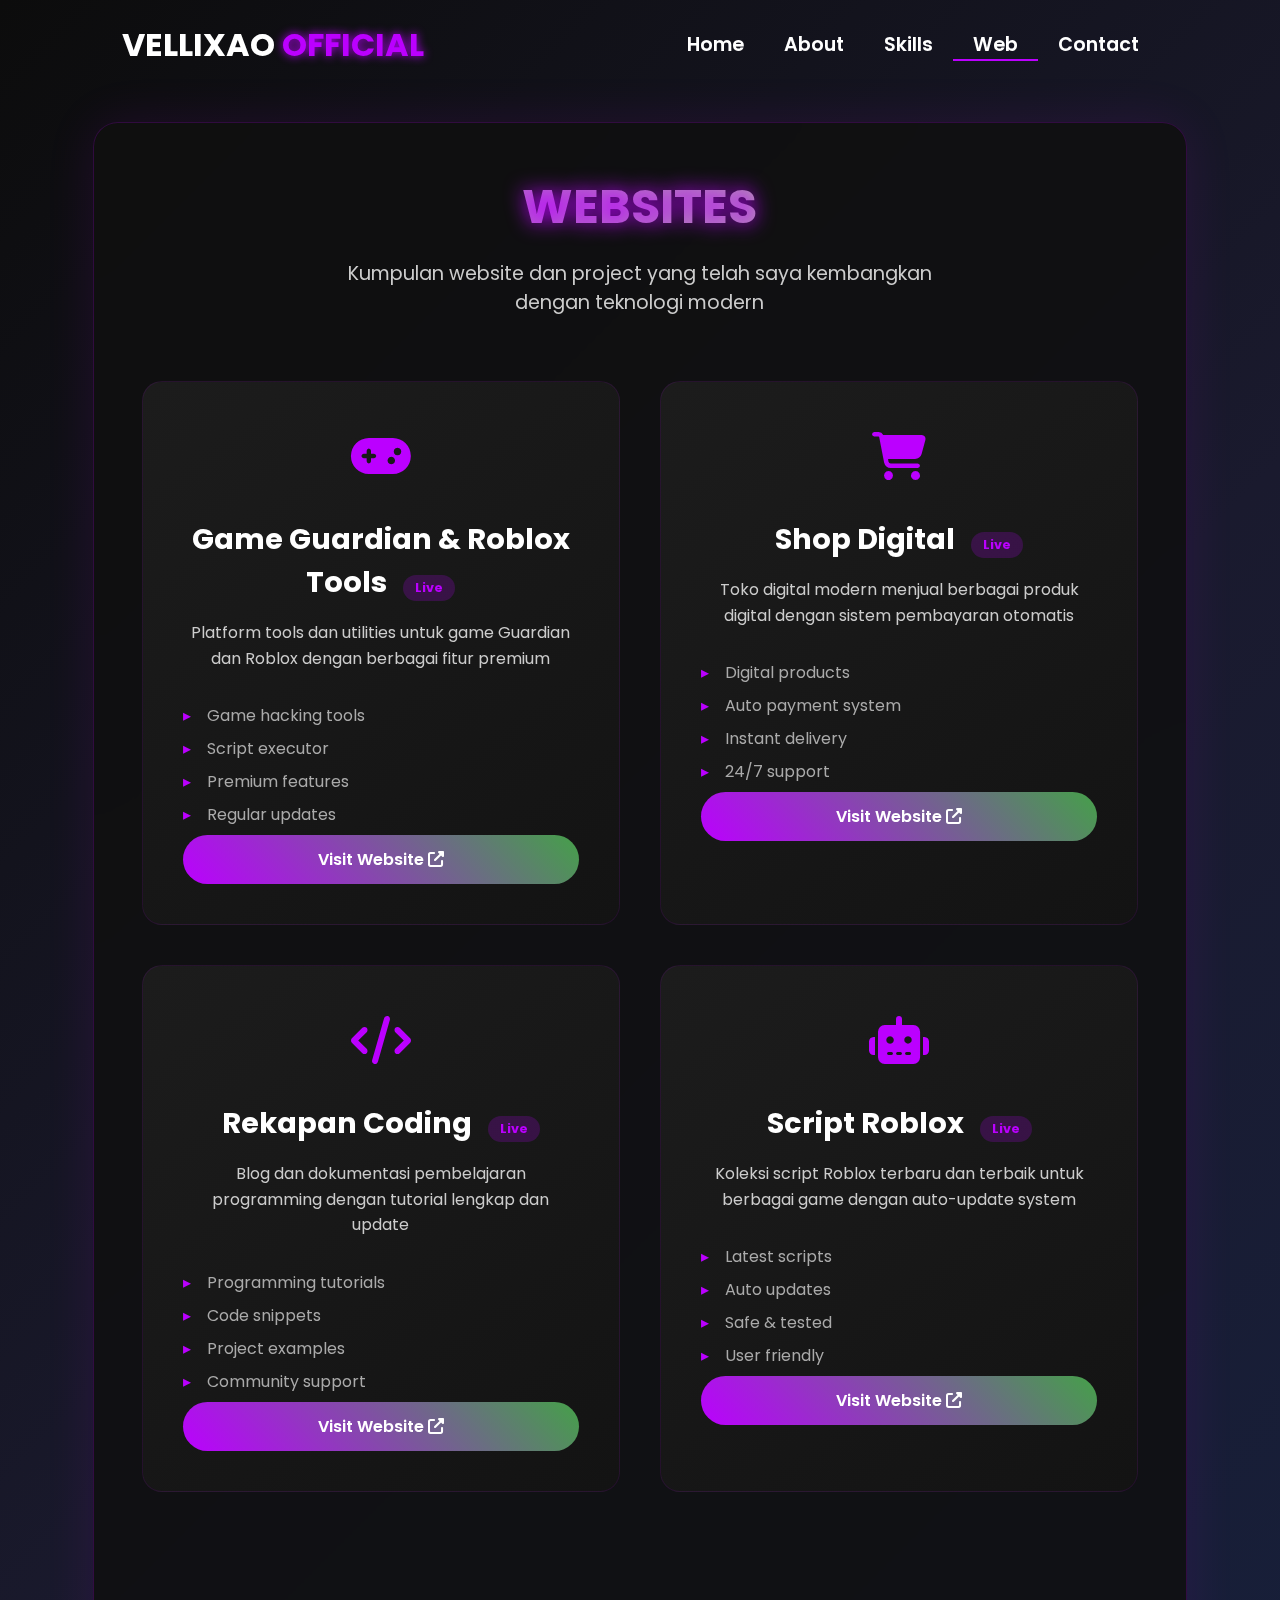
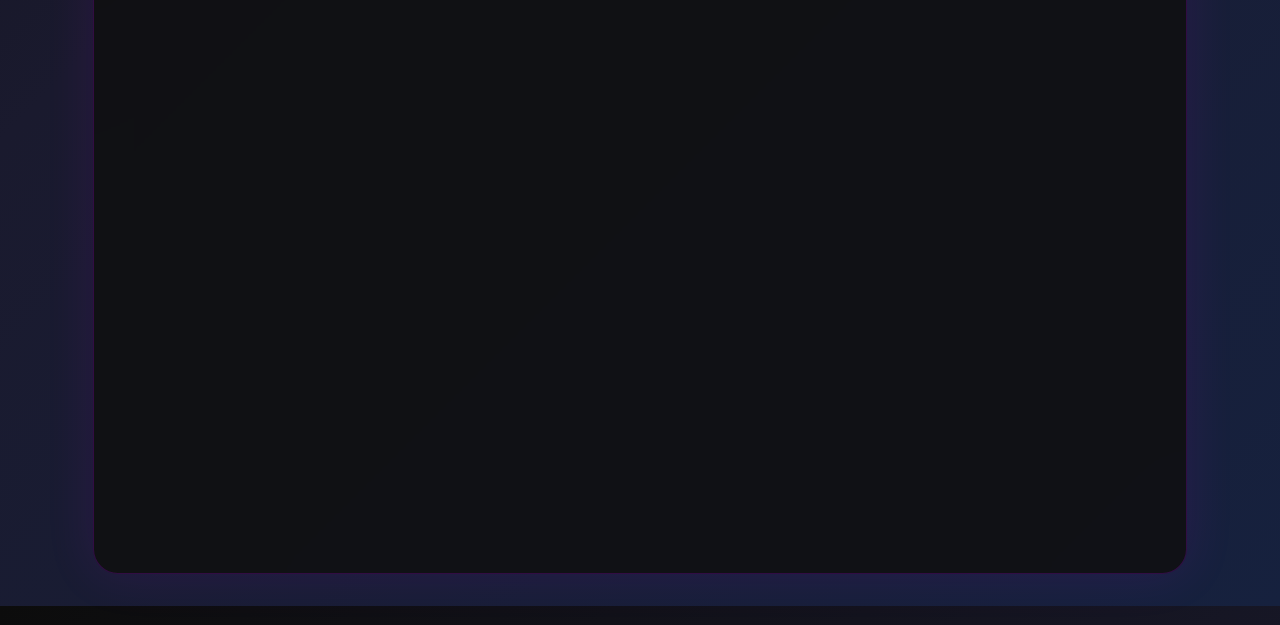
<file: web.html>
<!DOCTYPE html>
<html lang="en">
<head>
    <meta charset="UTF-8">
    <meta name="viewport" content="width=device-width, initial-scale=1.0">
    <link rel="stylesheet" href="https://cdnjs.cloudflare.com/ajax/libs/font-awesome/6.5.1/css/all.min.css">
    <link rel="stylesheet" href="https://unpkg.com/aos@next/dist/aos.css" />
    <style>
        @import url("https://fonts.googleapis.com/css2?family=Poppins:wght@100;200;300;400;500;600&display=swap");

        * {
            padding: 0;
            margin: 0;
            font-family: "Poppins", sans-serif;
            box-sizing: border-box;
        }

        body {
            width: 100%;
            min-height: 100vh;
            background: linear-gradient(135deg, #0c0c0c 0%, #1a1a2e 50%, #16213e 100%);
            background-size: cover;
            overflow-x: hidden;
            position: relative;
        }

        /* Animated Background */
        .bg-animation {
            position: fixed;
            top: 0;
            left: 0;
            width: 100%;
            height: 100%;
            z-index: 0;
            overflow: hidden;
        }

        .bg-animation span {
            position: absolute;
            display: block;
            width: 20px;
            height: 20px;
            background: rgba(187, 0, 255, 0.1);
            animation: animate 10s linear infinite;
            bottom: -150px;
        }

        .bg-animation span:nth-child(1) {
            left: 25%;
            width: 80px;
            height: 80px;
            animation-delay: 0s;
        }

        .bg-animation span:nth-child(2) {
            left: 10%;
            width: 20px;
            height: 20px;
            animation-delay: 2s;
            animation-duration: 12s;
        }

        .bg-animation span:nth-child(3) {
            left: 70%;
            width: 20px;
            height: 20px;
            animation-delay: 4s;
        }

        .bg-animation span:nth-child(4) {
            left: 40%;
            width: 60px;
            height: 60px;
            animation-delay: 0s;
            animation-duration: 18s;
        }

        .bg-animation span:nth-child(5) {
            left: 65%;
            width: 20px;
            height: 20px;
            animation-delay: 0s;
        }

        .bg-animation span:nth-child(6) {
            left: 75%;
            width: 110px;
            height: 110px;
            animation-delay: 3s;
        }

        .bg-animation span:nth-child(7) {
            left: 35%;
            width: 150px;
            height: 150px;
            animation-delay: 7s;
        }

        .bg-animation span:nth-child(8) {
            left: 50%;
            width: 25px;
            height: 25px;
            animation-delay: 15s;
            animation-duration: 45s;
        }

        .bg-animation span:nth-child(9) {
            left: 20%;
            width: 15px;
            height: 15px;
            animation-delay: 2s;
            animation-duration: 35s;
        }

        .bg-animation span:nth-child(10) {
            left: 85%;
            width: 150px;
            height: 150px;
            animation-delay: 0s;
            animation-duration: 11s;
        }

        @keyframes animate {
            0% {
                transform: translateY(0) rotate(0deg);
                opacity: 1;
                border-radius: 0;
            }
            100% {
                transform: translateY(-1000px) rotate(720deg);
                opacity: 0;
                border-radius: 50%;
            }
        }

        nav {
            width: 100%;
            height: 10vh;
            position: relative;
            z-index: 1000;
        }

        .nav-container {
            width: 100%;
            height: 100%;
            display: flex;
            justify-content: space-around;
            align-items: center;
        }

        .logo {
            color: white;
            font-size: 2rem;
            font-weight: bold;
        }

        .logo span {
            color: rgb(187, 0, 255);
            text-shadow: 0 0 10px rgb(187, 0, 255);
        }

        .hamburg, .cancel {
            cursor: pointer;
            position: absolute;
            right: 15px;
            top: 10px;
            color: white;
            display: none;
            font-size: clamp(2.5rem, 0.5rem + 5vw, 3rem);
        }

        .nav-container .links {
            display: flex;
        }

        .nav-container .links a {
            font-size: 1.2rem;
            color: white;
            margin: 0 20px;
            text-decoration: none;
            font-weight: 550;
            transition: 0.3s linear;
        }

        .nav-container .links a:hover {
            color: rgb(187, 0, 255);
            border-bottom: 2px solid rgb(187, 0, 255);
        }

        .nav-container .links .active {
            color: rgb(187, 0, 255);
            border-bottom: 2px solid rgb(187, 0, 255);
        }

        .dropdown {
            z-index: 1000;
            position: fixed;
            top: 0;
            left: 0;
            right: 0;
            transform: translateY(-500px);
            width: 100%;
            height: auto;
            backdrop-filter: blur(4px) brightness(40%);
            box-shadow: 0 0 20px black;
            transition: 0.2s linear;
        }

        .dropdown .links a {
            display: flex;
            color: white;
            text-decoration: none;
            padding: 15px 0;
            justify-content: center;
            align-items: center;
            transition: 0.2s linear;
        }

        .dropdown .links a:hover {
            background-color: rgb(187, 0, 255);
        }

        /* Websites Section Styles */
        .websites-container {
            width: 100%;
            min-height: 90vh;
            display: flex;
            justify-content: center;
            align-items: center;
            padding: 2rem;
            position: relative;
            z-index: 1;
        }

        .websites-content {
            width: 90%;
            max-width: 1400px;
            background: rgba(15, 15, 15, 0.85);
            backdrop-filter: blur(15px);
            border-radius: 25px;
            padding: 3rem;
            color: white;
            border: 1px solid rgba(187, 0, 255, 0.2);
            box-shadow: 0 0 50px rgba(187, 0, 255, 0.1);
        }

        .websites-header {
            text-align: center;
            margin-bottom: 4rem;
        }

        .websites-header h1 {
            font-size: 3rem;
            color: rgb(187, 0, 255);
            text-shadow: 0 0 20px rgb(187, 0, 255);
            margin-bottom: 1rem;
            background: linear-gradient(45deg, rgb(187, 0, 255), #a8ff78);
            -webkit-background-clip: text;
            -webkit-text-fill-color: transparent;
            background-clip: text;
        }

        .websites-header p {
            font-size: 1.2rem;
            color: #ccc;
            max-width: 600px;
            margin: 0 auto;
        }

        .websites-grid {
            display: grid;
            grid-template-columns: repeat(auto-fit, minmax(350px, 1fr));
            gap: 2.5rem;
        }

        .website-card {
            background: linear-gradient(145deg, rgba(30, 30, 30, 0.9), rgba(20, 20, 20, 0.9));
            border-radius: 20px;
            padding: 2.5rem;
            transition: all 0.4s cubic-bezier(0.175, 0.885, 0.32, 1.275);
            position: relative;
            overflow: hidden;
            border: 1px solid rgba(187, 0, 255, 0.1);
        }

        .website-card::before {
            content: '';
            position: absolute;
            top: 0;
            left: -100%;
            width: 100%;
            height: 100%;
            background: linear-gradient(90deg, transparent, rgba(187, 0, 255, 0.1), transparent);
            transition: left 0.6s;
        }

        .website-card:hover::before {
            left: 100%;
        }

        .website-card:hover {
            transform: translateY(-15px) scale(1.02);
            box-shadow: 0 20px 40px rgba(187, 0, 255, 0.3);
            border-color: rgba(187, 0, 255, 0.4);
        }

        .website-icon {
            font-size: 3rem;
            color: rgb(187, 0, 255);
            margin-bottom: 1.5rem;
            text-align: center;
            transition: all 0.3s ease;
        }

        .website-card:hover .website-icon {
            transform: scale(1.2) rotate(5deg);
            text-shadow: 0 0 20px rgb(187, 0, 255);
        }

        .website-card h2 {
            color: white;
            font-size: 1.8rem;
            margin-bottom: 1rem;
            text-align: center;
            transition: color 0.3s ease;
        }

        .website-card:hover h2 {
            color: rgb(187, 0, 255);
        }

        .website-card p {
            color: #ccc;
            text-align: center;
            margin-bottom: 2rem;
            line-height: 1.6;
        }

        .website-link {
            display: block;
            text-align: center;
            padding: 12px 30px;
            background: linear-gradient(45deg, rgb(187, 0, 255), #45a049);
            color: white;
            text-decoration: none;
            border-radius: 50px;
            font-weight: 600;
            transition: all 0.3s ease;
            position: relative;
            overflow: hidden;
        }

        .website-link::before {
            content: '';
            position: absolute;
            top: 0;
            left: -100%;
            width: 100%;
            height: 100%;
            background: linear-gradient(90deg, transparent, rgba(255,255,255,0.3), transparent);
            transition: left 0.5s;
        }

        .website-link:hover::before {
            left: 100%;
        }

        .website-link:hover {
            transform: translateY(-3px);
            box-shadow: 0 10px 25px rgba(187, 0, 255, 0.4);
            background: linear-gradient(45deg, #45a049, rgb(187, 0, 255));
        }

        .website-features {
            list-style: none;
            margin-top: 1.5rem;
        }

        .website-features li {
            color: #aaa;
            margin-bottom: 0.5rem;
            padding-left: 1.5rem;
            position: relative;
        }

        .website-features li::before {
            content: '▸';
            color: rgb(187, 0, 255);
            position: absolute;
            left: 0;
        }

        /* Status Indicator */
        .status {
            display: inline-block;
            padding: 4px 12px;
            background: rgba(187, 0, 255, 0.2);
            color: rgb(187, 0, 255);
            border-radius: 20px;
            font-size: 0.8rem;
            margin-left: 10px;
            animation: pulse 2s infinite;
        }

        .status.new {
            background: rgba(0, 255, 76, 0.2);
            color: #00ff4c;
        }

        .status.free {
            background: rgba(255, 215, 0, 0.2);
            color: #ffd700;
        }

        @keyframes pulse {
            0% { opacity: 1; }
            50% { opacity: 0.6; }
            100% { opacity: 1; }
        }

        @media (max-width: 884px) {
            .websites-grid {
                grid-template-columns: repeat(auto-fit, minmax(300px, 1fr));
                gap: 2rem;
            }
            
            nav .logo {
                position: absolute;
                top: 16px;
                left: 15px;
                font-size: 1.5rem;
            }

            .nav-container .links {
                display: none;
            }

            .hamburg, .cancel {
                display: block;
            }

            .websites-content {
                padding: 2rem;
            }

            .websites-header h1 {
                font-size: 2.5rem;
            }
        }

        @media (max-width: 440px) {
            .websites-container {
                padding: 1rem;
            }

            .websites-content {
                width: 95%;
                padding: 1.5rem;
            }

            .websites-grid {
                grid-template-columns: 1fr;
            }

            .websites-header h1 {
                font-size: 2rem;
            }

            .website-card {
                padding: 2rem;
            }

            .website-icon {
                font-size: 2.5rem;
            }
        }
    </style>
    <title>My Websites - Portfolio</title>
</head>
<body>
    <!-- Animated Background -->
    <div class="bg-animation">
        <span></span>
        <span></span>
        <span></span>
        <span></span>
        <span></span>
        <span></span>
        <span></span>
        <span></span>
        <span></span>
        <span></span>
    </div>

    <nav>
        <div class="nav-container">
            <div class="logo" data-aos="zoom-in" data-aos-duration="1500">
                VELLIXAO <span>OFFICIAL</span>
            </div>
            <div class="links">
                <div class="link" data-aos="fade-up" data-aos-duration="1500" data-aos-delay="100"><a href="index.html">Home</a></div>
                <div class="link" data-aos="fade-up" data-aos-duration="1500" data-aos-delay="200"><a href="about.html">About</a></div>
                <div class="link" data-aos="fade-up" data-aos-duration="1500" data-aos-delay="300"><a href="skill.html">Skills</a></div>
                <div class="link active" data-aos="fade-up" data-aos-duration="1500" data-aos-delay="400"><a href="websites.html">Web</a></div>
                <div class="link" data-aos="fade-up" data-aos-duration="1500" data-aos-delay="500"><a href="contact.html">Contact</a></div>
            </div>
        </div>
        <i class="fa-solid fa-bars hamburg" onclick="hamburg()"></i>
        <div class="dropdown">
            <div class="links">
                <a href="index.html">Home</a>
                <a href="about.html">About</a>
                <a href="skill.html">Skills</a>
                <a href="web.html">Web</a>
                <a href="contact.html">Contact</a>
                <i class="fa-solid fa-xmark cancel" onclick="cancel()"></i>
            </div>
        </div>
    </nav>

    <div class="websites-container">
        <div class="websites-content">
            <div class="websites-header" data-aos="fade-down" data-aos-duration="1500">
                <h1>WEBSITES</h1>
                <p>Kumpulan website dan project yang telah saya kembangkan dengan teknologi modern</p>
            </div>
            <div class="websites-grid">
                <!-- Game Guardian & Roblox Tools -->
                <div class="website-card" data-aos="fade-up" data-aos-duration="1500" data-aos-delay="100">
                    <div class="website-icon">
                        <i class="fas fa-gamepad"></i>
                    </div>
                    <h2>Game Guardian & Roblox Tools <span class="status">Live</span></h2>
                    <p>Platform tools dan utilities untuk game Guardian dan Roblox dengan berbagai fitur premium</p>
                    <ul class="website-features">
                        <li>Game hacking tools</li>
                        <li>Script executor</li>
                        <li>Premium features</li>
                        <li>Regular updates</li>
                    </ul>
                    <a href="https://vellixaotools.byethost3.com" target="_blank" class="website-link">
                        Visit Website <i class="fas fa-external-link-alt"></i>
                    </a>
                </div>

                <!-- Shop Digital -->
                <div class="website-card" data-aos="fade-up" data-aos-duration="1500" data-aos-delay="200">
                    <div class="website-icon">
                        <i class="fas fa-shopping-cart"></i>
                    </div>
                    <h2>Shop Digital <span class="status">Live</span></h2>
                    <p>Toko digital modern menjual berbagai produk digital dengan sistem pembayaran otomatis</p>
                    <ul class="website-features">
                        <li>Digital products</li>
                        <li>Auto payment system</li>
                        <li>Instant delivery</li>
                        <li>24/7 support</li>
                    </ul>
                    <a href="https://vellshop-digital.vercel.app" target="_blank" class="website-link">
                        Visit Website <i class="fas fa-external-link-alt"></i>
                    </a>
                </div>

                <!-- Rekapan Coding -->
                <div class="website-card" data-aos="fade-up" data-aos-duration="1500" data-aos-delay="300">
                    <div class="website-icon">
                        <i class="fas fa-code"></i>
                    </div>
                    <h2>Rekapan Coding <span class="status">Live</span></h2>
                    <p>Blog dan dokumentasi pembelajaran programming dengan tutorial lengkap dan update</p>
                    <ul class="website-features">
                        <li>Programming tutorials</li>
                        <li>Code snippets</li>
                        <li>Project examples</li>
                        <li>Community support</li>
                    </ul>
                    <a href="https://basiccode.vercel.app/" target="_blank" class="website-link">
                        Visit Website <i class="fas fa-external-link-alt"></i>
                    </a>
                </div>

                <!-- Script Roblox -->
                <div class="website-card" data-aos="fade-up" data-aos-duration="1500" data-aos-delay="400">
                    <div class="website-icon">
                        <i class="fas fa-robot"></i>
                    </div>
                    <h2>Script Roblox <span class="status">Live</span></h2>
                    <p>Koleksi script Roblox terbaru dan terbaik untuk berbagai game dengan auto-update system</p>
                    <ul class="website-features">
                        <li>Latest scripts</li>
                        <li>Auto updates</li>
                        <li>Safe & tested</li>
                        <li>User friendly</li>
                    </ul>
                    <a href="https://scriptblox.com" target="_blank" class="website-link">
                        Visit Website <i class="fas fa-external-link-alt"></i>
                    </a>
                </div>

                <!-- FREE GG PANEL -->
                <div class="website-card" data-aos="fade-up" data-aos-duration="1500" data-aos-delay="500">
                    <div class="website-icon">
                        <i class="fas fa-crown"></i>
                    </div>
                    <h2>FREE GG PANEL <span class="status new">NEW</span><span class="status free">FREE</span></h2>
                    <p>Panel Game Guardian gratis dengan semua fitur premium tanpa biaya! Solusi lengkap untuk kebutuhan hacking game mobile.</p>
                    <ul class="website-features">
                        <li>100% Free access</li>
                        <li>Premium features unlocked</li>
                        <li>No subscription required</li>
                        <li>Regular updates</li>
                        <li>User-friendly interface</li>
                        <li>Multi-game support</li>
                    </ul>
                    <a href="https://vellixaoggpanelfree.vercel.app" target="_blank" class="website-link">
                        Visit Website <i class="fas fa-external-link-alt"></i>
                    </a>
                </div>

                <!-- Hosting File -->
                <div class="website-card" data-aos="fade-up" data-aos-duration="1500" data-aos-delay="600">
                    <div class="website-icon">
                        <i class="fas fa-cloud-upload-alt"></i>
                    </div>
                    <h2>Hosting File <span class="status">Maintance</span></h2>
                    <p>Layanan hosting file cepat dan aman dengan support berbagai format dan ukuran file</p>
                    <ul class="website-features">
                        <li>Fast upload</li>
                        <li>Secure storage</li>
                        <li>Multiple formats</li>
                        <li>Direct links</li>
                    </ul>
                    <a href="https://uploader-website.vercel.app/" target="_blank" class="website-link">
                        Visit Website <i class="fas fa-external-link-alt"></i>
                    </a>
                </div>
            </div>
        </div>
    </div>

    <script src="https://unpkg.com/aos@next/dist/aos.js"></script>
    <script>
        AOS.init({
            offset: 0,
            once: true
        });
        
        function hamburg() {
            const navbar = document.querySelector(".dropdown")
            navbar.style.transform = "translateY(0px)"
        }
        
        function cancel() {
            const navbar = document.querySelector(".dropdown")
            navbar.style.transform = "translateY(-500px)"
        }

        // Additional smooth animations
        document.addEventListener('DOMContentLoaded', function() {
            const cards = document.querySelectorAll('.website-card');
            
            cards.forEach(card => {
                card.addEventListener('mouseenter', function() {
                    this.style.zIndex = '10';
                });
                
                card.addEventListener('mouseleave', function() {
                    this.style.zIndex = '1';
                });
            });
        });
    </script>
</body>
</html>
</file>
